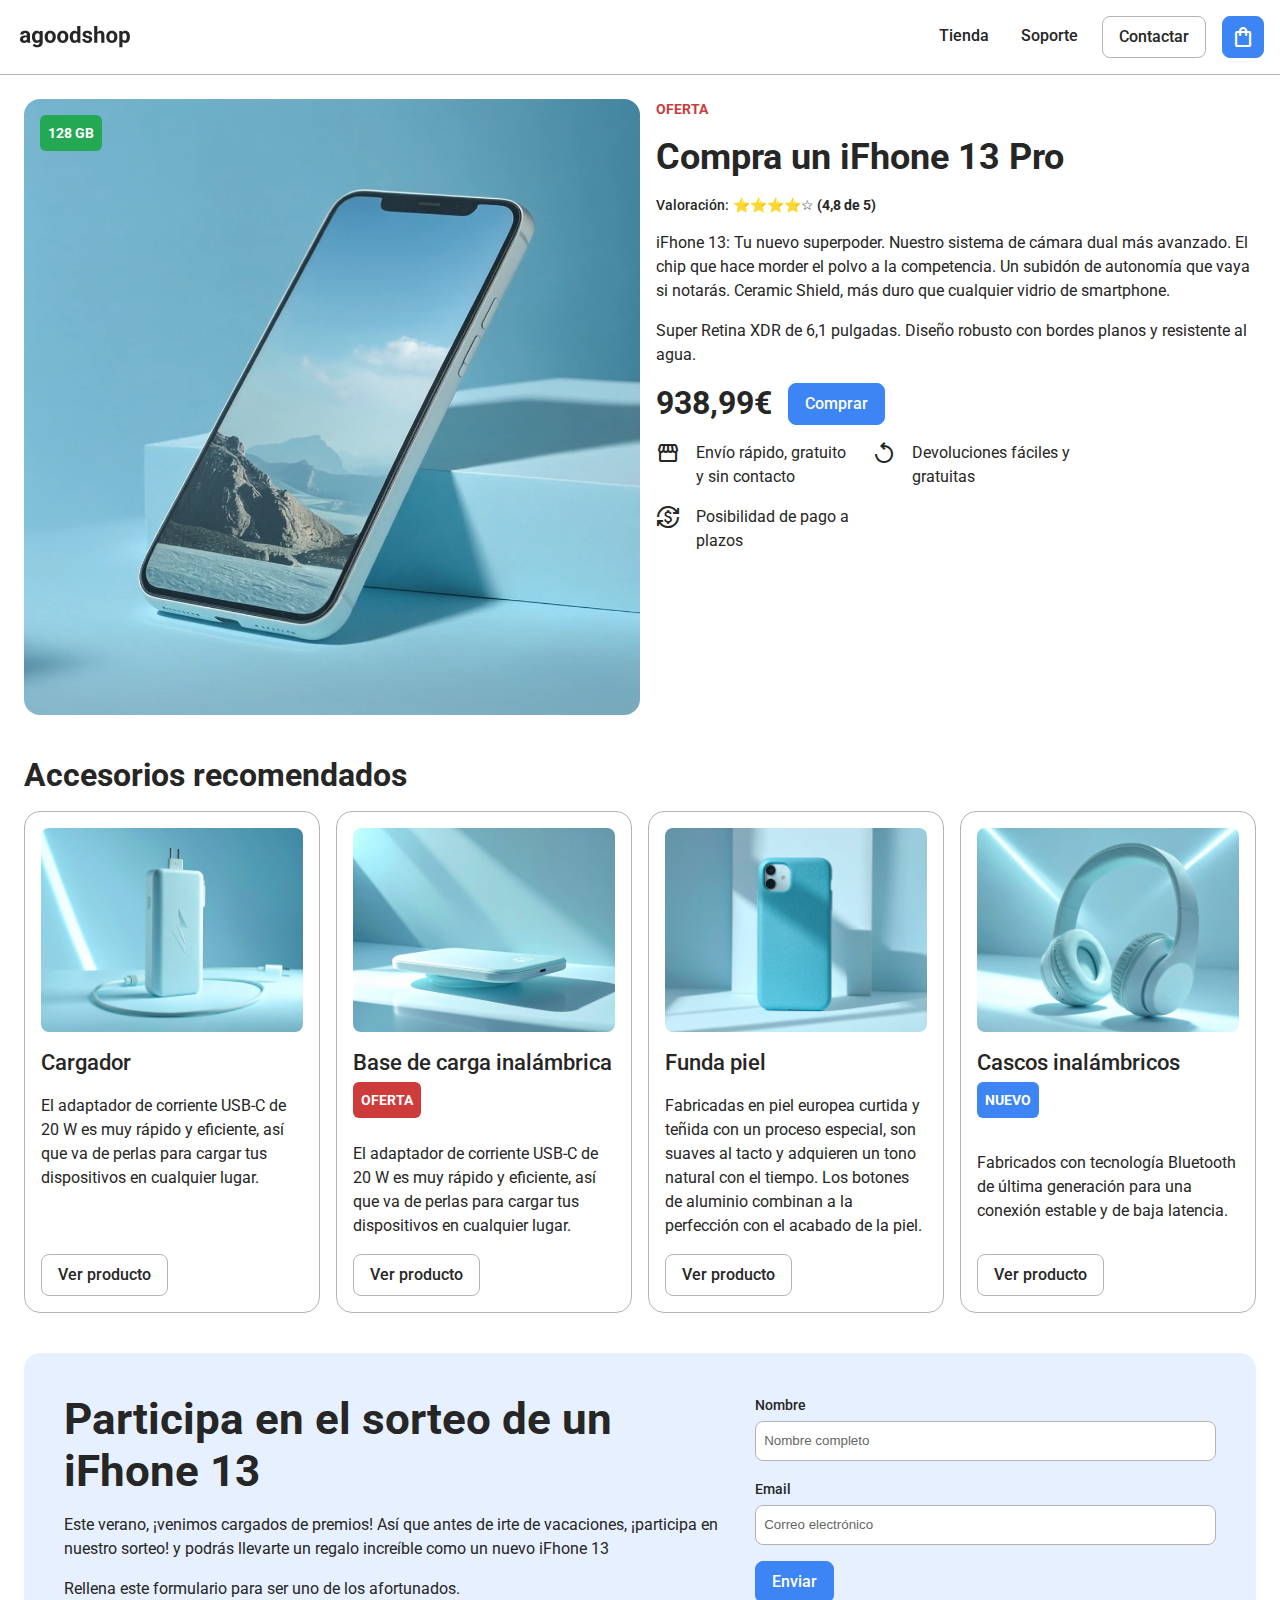
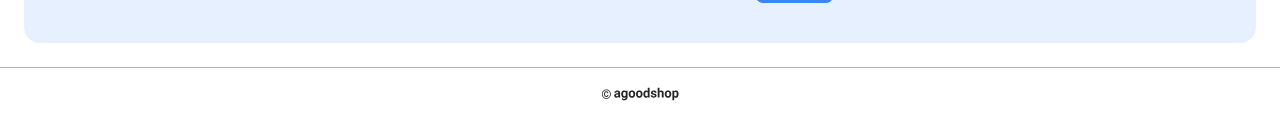
<file: index.html>
<!DOCTYPE html>
<html lang="es">
<head>
    <meta charset="UTF-8">
    <meta name="viewport" content="width=device-width, initial-scale=1.0">
    <title>Agoodshop</title>
    <meta name="author" content="Ksenia Konnova">
    <meta name="description" content="Descubre los mejores dispositivos móviles, smartphones y accesorios al mejor precio.">
    <link rel="preconnect" href="https://fonts.googleapis.com">
    <link rel="preconnect" href="https://fonts.gstatic.com" crossorigin>
    <link href="https://fonts.googleapis.com/css2?family=Roboto:ital,wght@0,100..900;1,100..900&display=swap" rel="stylesheet">
    <link rel="stylesheet" href="css/global.css">
    <link rel="stylesheet" href="css/styles.css">
    <link rel="stylesheet" href="https://fonts.googleapis.com/css2?family=Material+Symbols+Outlined" />
</head>
<body>
    <header class="header">
        <div class="flex-container flex-row align-center auto wrap">
            <a href="index.html">
                <img src="media/logo.svg" alt="Logo Agoodshop">
            </a>
            <nav class="nav">
                <ul>
                    <li><a href="index.html" class="link">Tienda</a></li>
                    <li><a href="index.html" class="link">Soporte</a></li>
                    <li><a href="mailto:kseniakonnova.ux@gmail.com" class="link button button secondary">Contactar</a></li>
                    <li><a href="cart.html" class="link button button primary icon-only material-symbols-outlined" title="Carrito" aria-label="Carrito">shopping_bag</a></li>
                </ul>
                </nav>
            <nav class="nav mobile">
                <ul>
                    <li><a href="index.html" class="link material-symbols-outlined" title="Tienda" aria-label="Tienda">home</a></li>
                    <li><a href="index.html" class="link material-symbols-outlined" title="Soporte" aria-label="Soporte">help</a></li>
                    <li><a href="mailto:kseniakonnova.ux@gmail.com" class="link button button secondary material-symbols-outlined" title="Contactar" aria-label="Contactar">mail</a></li>
                    <li><a href="cart.html" class="link button button primary icon-only material-symbols-outlined" title="Carrito" aria-label="Carrito">shopping_bag</a></li>
                </ul>
            </nav>
        </div>
    </header>
    <main id="main">
        <section class="section">
            <article class="flex-container flex-row wrap">
                <div class="relative">
                    <figure class="product-media">
                        <video class="video" src="media/iphone_13.mp4" aria-label="iFhone 13 Pro" autoplay muted loop controls></video>
                    </figure>
                    <strong class="badge badge success filled absolute" aria-label="Memória RAM">128 GB</strong>    
                </div>
                <div class="flex-container flex-column left">
                    <strong class="badge badge error clear" aria-label="Artículo en oferta">OFERTA</strong>
                    <h1>Compra un iFhone 13 Pro</h1>
                    <div class="flex-container flex-row stacked">
                        <span class="label">Valoración:</span>
                        <span class="label">⭐⭐⭐⭐☆ <strong>(4,8 de 5)</strong></span>
                    </div>
                    <p>iFhone 13: Tu nuevo superpoder. Nuestro sistema de cámara dual más avanzado. El chip que hace morder el polvo a la competencia. Un subidón de autonomía que vaya si notarás. Ceramic Shield, más duro que cualquier vidrio de smartphone.</p> 
                    <p>Super Retina XDR de 6,1 pulgadas. Diseño robusto con bordes planos y resistente al agua.</p>
                    <div class="flex-container flex-row left">
                        <span class="display-small">938,99€</span>
                        <button class="button button primary">Comprar</button>
                    </div>
                    <div class="flex-container flex-row wrap left">
                        <div class="flex-container flex-row top max-width-200">
                            <span class="material-symbols-outlined">storefront</span>
                            <p>Envío rápido, gratuito y sin contacto</p>
                        </div>
                        <div class="flex-container flex-row top max-width-200">
                            <span class="material-symbols-outlined">replay</span>
                            <p>Devoluciones fáciles y gratuitas</p>
                        </div>
                        <div class="flex-container flex-row top max-width-200">
                            <span class="material-symbols-outlined">currency_exchange</span>
                            <p>Posibilidad de pago a plazos</p>
                        </div>
                    </div>
                </div>
            </article>
        </section>
        <section class="section">
            <div class="flex-container flex-column left">
                <h2>Accesorios recomendados</h2>
                <div class="card-wrapper">
                    <article class="card flex-column">
                        <figure class="product-media">
                            <img src="media/charger.jpg" alt="Cargador">
                        </figure>
                            <header>
                                <h3>Cargador</h3>
                            </header>
                            <div class="card-body flex-column">
                                <p>El adaptador de corriente USB-C de 20 W es muy rápido y eficiente, así que va de perlas para cargar tus dispositivos en cualquier lugar.</p>
                            </div>
                            <footer>
                                <button class="button button secondary">Ver producto</button>
                            </footer>
                    </article>
                    <article class="card flex-column">
                        <figure class="product-media">
                            <img src="media/charger_base.jpg" alt="Base de carga">
                        </figure>
                        <header class="flex-container flex-column stacked">
                            <h3>Base de carga inalámbrica</h3>
                            <strong class="badge badge error filled" aria-label="Artículo en oferta">OFERTA</strong>
                        </header>
                        <div class="card-body flex-column">
                            <p>El adaptador de corriente USB-C de 20 W es muy rápido y eficiente, así que va de perlas para cargar tus
                                dispositivos en cualquier lugar.</p>
                        </div>
                        <footer>
                            <button class="button button secondary">Ver producto</button>
                        </footer>
                    </article>
                    <article class="card flex-column">
                        <figure class="product-media">
                            <img src="media/case.jpg" alt="Funda de piel">
                        </figure>
                        <header class="flex-container flex-column stacked">
                            <h3>Funda piel</h3>
                        </header>
                        <div class="card-body flex-column">
                            <p>Fabricadas en piel europea curtida y teñida con un proceso especial, son suaves al tacto y adquieren un tono natural con
                            el tiempo. Los botones de aluminio combinan a la perfección con el acabado de la piel.</p>
                        </div>
                        <footer>
                            <button class="button button secondary">Ver producto</button>
                        </footer>
                    </article>
                    <article class="card flex-column">
                        <figure class="product-media">
                            <img src="media/headphones.jpg" alt="Cascos inalámbricos">
                        </figure>
                        <header class="flex-container flex-column stacked">
                            <h3>Cascos inalámbricos</h3>
                            <strong class="badge badge primary filled" aria-label="Artículo en oferta">NUEVO</strong>
                        </header>
                        <div class="card-body flex-column">
                            <p>Fabricados con tecnología Bluetooth de última generación para una conexión estable y de baja latencia.</p>
                        </div>
                        <footer>
                            <button class="button button secondary">Ver producto</button>
                        </footer>
                    </article>
                </div>
            </div>
        </section>
        <section class="section highlight">
            <div class="flex-container flex-row wrap">
                <div class="flex-container flex-column">
                    <h2 class="display-large">Participa en el sorteo de un iFhone 13</h2>
                    <p>Este verano, ¡venimos cargados de premios! Así que antes de irte de vacaciones, ¡participa en nuestro sorteo! y podrás
                    llevarte un regalo increíble como un nuevo iFhone 13</p>
                    
                    <p>Rellena este formulario para ser uno de los afortunados.</p>
                </div>
                <form class="form" action="" method="post">
                    <div class="input-wrapper">
                        <label for="name">Nombre</label>
                        <input type="text" id="name" name="name" class="input" required placeholder="Nombre completo">
                    </div>
                    <div class="input-wrapper">
                        <label for="email">Email</label>
                        <input type="email" id="email" name="email" class="input" required placeholder="Correo electrónico">
                    </div>
                    <button class="button button primary">Enviar</button>
                </form>
            </div>
        </section>
    </main>
    <footer class="footer">
        <div class="flex-container flex-row justify-center">
            <img src="media/copyright_logo.svg" alt="Logo Agoodshop">
        </div>
    </footer>
</body>
</html>
</file>
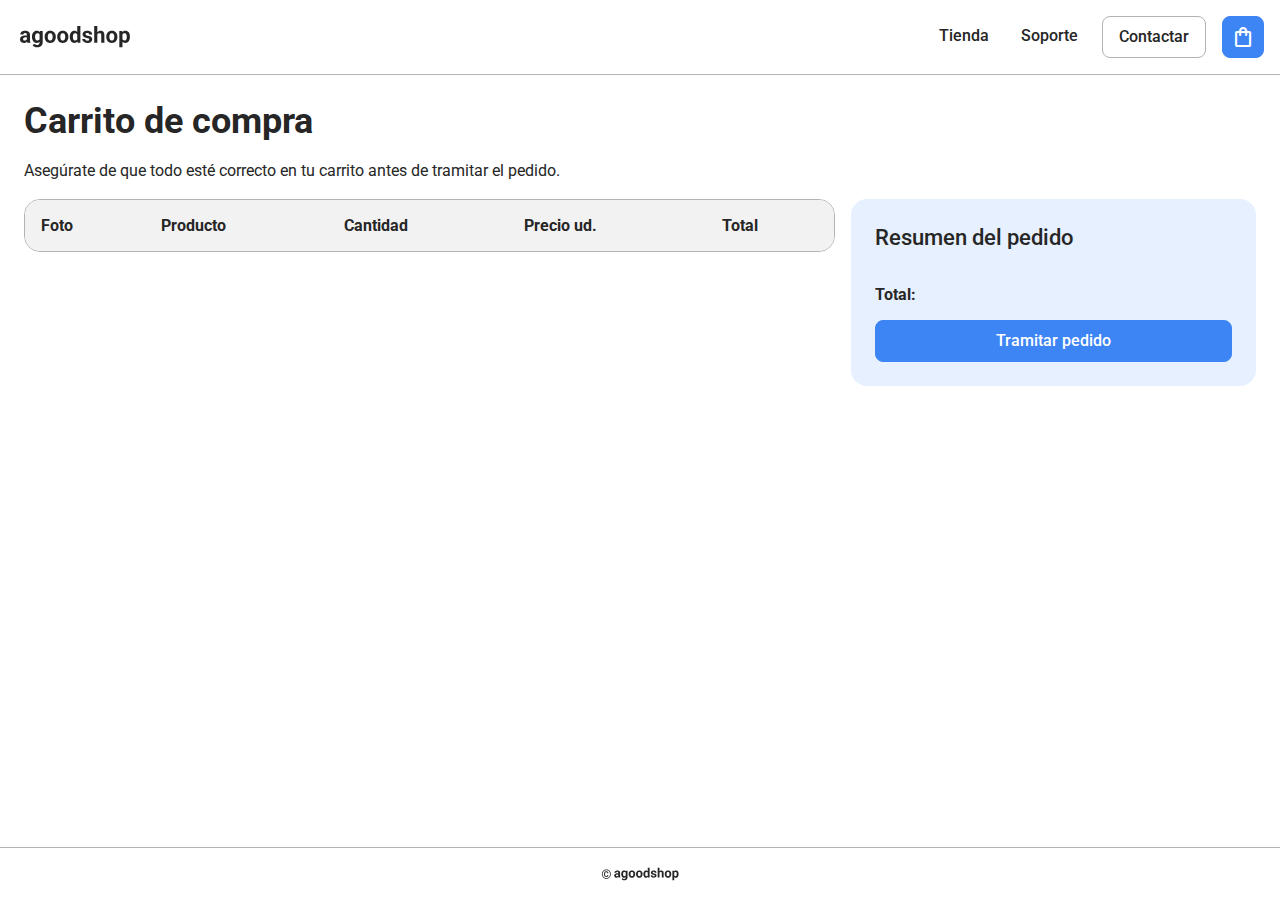
<file: cart.html>
<!DOCTYPE html>
<html lang="es">
<head>
    <meta charset="UTF-8">
    <meta name="viewport" content="width=device-width, initial-scale=1.0">
    <title>Agoodshop | Carrito de compra</title>
    <meta name="author" content="Ksenia Konnova">
    <meta name="description" content="Descubre los mejores dispositivos móviles, smartphones y accesorios al mejor precio.">
    <link rel="preconnect" href="https://fonts.googleapis.com">
    <link rel="preconnect" href="https://fonts.gstatic.com" crossorigin>
    <link href="https://fonts.googleapis.com/css2?family=Roboto:ital,wght@0,100..900;1,100..900&display=swap" rel="stylesheet">
    <link rel="stylesheet" href="css/global.css">
    <link rel="stylesheet" href="css/styles.css">
    <link rel="stylesheet" href="https://fonts.googleapis.com/css2?family=Material+Symbols+Outlined" />
</head>
<body>
    <header class="header">
        <div class="flex-container flex-row align-center auto wrap">
            <a href="index.html">
                <img src="media/logo.svg" alt="Logo Agoodshop">
            </a>
            <nav class="nav">
                <ul>
                    <li><a href="index.html" class="link">Tienda</a></li>
                    <li><a href="index.html" class="link">Soporte</a></li>
                    <li><a href="mailto:kseniakonnova.ux@gmail.com" class="link button button secondary">Contactar</a>
                    </li>
                    <li><a href="cart.html" class="link button button primary icon-only material-symbols-outlined"
                            title="Carrito" aria-label="Carrito">shopping_bag</a></li>
                </ul>
            </nav>
            <nav class="nav mobile">
                <ul>
                    <li><a href="index.html" class="link material-symbols-outlined" title="Tienda"
                            aria-label="Tienda">home</a></li>
                    <li><a href="index.html" class="link material-symbols-outlined" title="Soporte"
                            aria-label="Soporte">help</a></li>
                    <li><a href="mailto:kseniakonnova.ux@gmail.com"
                            class="link button button secondary material-symbols-outlined" title="Contactar"
                            aria-label="Contactar">mail</a></li>
                    <li><a href="cart.html" class="link button button primary icon-only material-symbols-outlined"
                            title="Carrito" aria-label="Carrito">shopping_bag</a></li>
                </ul>
            </nav>
        </div>
    </header>
    <main id="main">
        <section class="section">
            <div class="flex-container flex-column left">
                <h1>Carrito de compra</h1>
                <p>Asegúrate de que todo esté correcto en tu carrito antes de tramitar el pedido.</p>
                <div class="grid-container">
                    <div class="table-wrapper">
                        <table>
                            <thead>
                                <tr>
                                    <th>Foto</th>
                                    <th>Producto</th>
                                    <th>Cantidad</th>
                                    <th>Precio ud.</th>
                                    <th>Total</th>
                                </tr>
                            </thead>
                            <tbody id="tableProducts">
                            </tbody>
                        </table>
                    </div>
                    <div class="flex-container flex-column highlight">
                        <h3>Resumen del pedido</h3>
                        <div id="summaryProducts" class="flex-container flex-column">
                    </div>
                        <div class="flex-container flex-row auto align-center">
                            <span><strong>Total:</strong></span>
                            <span id="totalAmount" class="emphasized"></span>
                        </div>
                        <button class="button button primary">Tramitar pedido</button>
                    </div>
                </div>
            </div>
        </section>
    </main>
    <footer class="footer">
        <div class="flex-container flex-row justify-center">
            <img src="media/copyright_logo.svg" alt="Logo Agoodshop">
        </div>
    </footer>
    <script type="module" src="js/app.js">
    </script>
</body>

</html>
</file>
<file: css/global.css>
:root {

/*======Color======*/
    
/*Background*/

    /*Primary*/
    --bg-primary: hsla(217, 90%, 60%, 1);
    --bg-primary-hover : hsla(217, 85%, 50%, 1);
    --bg-primary-active: hsla(217, 80%, 40%, 1);
    --bg-primary-container: hsla(217, 90%, 95%, 1);
    
    /*Error*/
    --bg-error: hsla(0, 60%, 52%, 1);
    --bg-error-hover: hsla(0, 60%, 42%, 1);
    --bg-error-active: hsla(0, 60%, 32%, 1);
    --bg-error-container: hsla(0, 60%, 94%, 1);

    /*Success*/
    --bg-success: hsla(142, 65%, 40%, 1);
    --bg-success-hover: hsla(145, 65%, 30%, 1);
    --bg-success-active: hsla(145, 65%, 20%, 1);
    --bg-success-container: hsla(142, 65%, 93%, 1);

    /*Surface*/
    --bg-surface: hsla(0, 0%, 100%, 1);
    --bg-surface-variant: hsla(240, 5%, 95%, 1);

/*Text*/

    /*Primary*/
    --text-primary: hsla(217, 90%, 60%, 1);
    --text-on-primary: hsla(0, 0%, 100%, 1);
    --text-on-primary-container: hsla(217, 90%, 15%, 1);

    /*Error*/
    --text-error: hsla(0, 60%, 52%, 1);
    --text-on-error: hsla(0, 0%, 100%, 1);
    --text-on-error-container: hsla(0, 60%, 15%, 1);

    /*Success*/
    --text-success: hsla(142, 65%, 40%, 1);
    --text-on-success: hsla(0, 0%, 100%, 1);    
    --text-on-success-container: hsla(142, 65%, 15%, 1);

    /*Surface*/
    --text-on-surface: hsla(0, 0%, 15%, 1);
    --text-on-surface-variant: hsla(0, 0%, 40%, 1);

    /*Outline*/
    --outline: hsla(0, 0%, 70%, 1);
    --outline-primary: hsla(217, 90%, 60%, 1);
    --outline-primary-hover: hsla(217, 85%, 50%, 1);
    --outline-primary-active: hsla(217, 80%, 40%, 1);
    --outline-primary-container: hsla(217, 90%, 95%, 1);

/*======Sizing======*/

    /*Border radius*/
    --border-radius-extra-small: 6px;
    --border-radius-small: 8px;
    --border-radius-medium: 12px;
    --border-radius-large: 16px;
    --border-radius-full: 1000px;

    /*Border size*/
    --border-size-small: 1px;
    --border-size-medium: 2px;

    /*Icon size*/
    --icon-size-small: 20px;

/*======Spacing======*/

    /*Padding*/
    --padding-none: 0px;
    --padding-extra-small: 4px;
    --padding-small: 8px;
    --padding-medium: 16px;
    --padding-large: 24px;
    --padding-extra-large: 40px;

    /*Margin*/
    --margin-none: 0px;
    --margin-extra-small: 4px;
    --margin-small: 8px;
    --margin-medium: 16px;
    --margin-large: 24px;
    
    /*Gap*/
    --gap-extra-small: 4px;
    --gap-small: 8px;
    --gap-medium: 16px;
    --gap-large: 24px;
    --gap-extra-large: 40px;

/*======Typography======*/

    /*Font family*/
    --font-family-base: 'Roboto', sans-serif;

    /*Font size*/
    --font-size-extra-small: 0.875rem;
    --font-size-small: 1rem;
    --font-size-medium: 1.375rem;
    --font-size-large: 2rem;
    --font-size-extra-large: 2.25rem;
    --font-size-2-extra-large: 2.75rem;

    /*Font weight*/
    --font-weight-regular: 400;
    --font-weight-medium: 500;
    --font-weight-bold: 700;

    /*Line height*/
    --line-height-extra-small: 1.25rem;
    --line-height-small: 1.5rem;
    --line-height-medium: 1.875rem;
    --line-height-large: 2.5rem;
    --line-height-extra-large: 2.75rem;
    --line-height-2-extra-large: 3.25rem;

/*======Shadow======*/
    --shadow-small: 0 1px 4px 0px rgba(25, 25, 25, 0.15);
    --shadow-medium: 0 1px 6px 1px rgba(25, 25, 25, 0.15);
}
</file>
<file: css/styles.css>
/*======Global======*/

* {
    box-sizing: border-box;
}

body {
    display: grid;
        grid-template-areas:
            "header"
            "main"
            "footer"
        ;
    grid-template-rows: auto 1fr auto;
    justify-items: center;
    align-items: start;
    margin: var(--margin-none);
    font-family: var(--font-family-base);
    background-color: var(--bg-surface);
    color: var(--text-on-surface);
    height: 100%;
    min-height: 100vh;
}

/*======Typography======*/

h1, h2, h3, p, .label {
    margin: var(--margin-none);
}

.display-large {
    font-size: var(--font-size-2-extra-large);
    font-weight: var(--font-weight-bold);
    line-height: var(--line-height-2-extra-large);
}
.display-small {
    font-size: var(--font-size-large);
    font-weight: var(--font-weight-bold);
    line-height: var(--line-height-large);
}

h1 {
    font-size: var(--font-size-extra-large);
    font-weight: var(--font-weight-bold);
    line-height: var(--line-height-extra-large);
}

h2 {
    font-size: var(--font-size-large);
    font-weight: var(--font-weight-bold);
    line-height: var(--line-height-large);
}

h3 {
    font-size: var(--font-size-medium);
    font-weight: var(--font-weight-medium);
    line-height: var(--line-height-medium);
}

p {
    font-size: var(--font-size-small);
    font-weight: var(--font-weight-regular);
    line-height: var(--line-height-small);
}

.label {
    font-size: var(--font-size-extra-small);
    font-weight: var(--font-weight-medium);
    line-height: var(--line-height-extra-small);
}

/*======Utilities======*/

.flex-container {
    display: flex;
    gap: var(--gap-medium);
    width: 100%;
    max-width: 1320px;
}

.flex-row {
    flex-direction: row;
}

.flex-column {
    flex-direction: column;
    justify-content: start;
}

.wrap {
    flex-wrap: wrap;
}

.left {
    justify-content: flex-start;
}

.align-center {
    align-items: center;
}

.justify-center {
    justify-content: center;
}

.top {
    align-items: flex-start;
}

.auto {
    justify-content: space-between;
}

.stacked {
    gap: var(--gap-extra-small);
}

.relative {
    position: relative;
}

.absolute {
    position: absolute;
    top: 16px;
    left: 16px;
}

.max-width-200 {
    width: auto;
    max-width: 200px;
}

.grid-container {
    display: grid;
    grid-template-columns: 1fr;
    gap: var(--gap-medium);
    align-items: start;
}

.card-wrapper {
    display: grid;
    grid-template-columns: repeat(1, 1fr);
    gap: var(--gap-medium);
}

.table-wrapper {
    width: 100%;
    overflow-x: auto;
    -webkit-overflow-scrolling: touch;
}

/*======Layout======*/

.header {
    grid-area: header;
    display: flex;
    justify-content: center;
    padding: var(--padding-medium);
    width: 100%;
    min-height: 74px;
    border-bottom: var(--border-size-small) solid var(--outline);
}

#main {
    grid-area: main;
    display: flex;
    flex-direction: column;
    justify-content: center;
    padding: var(--padding-medium) var(--padding-medium) var(--padding-medium) var(--padding-medium);
    gap: var(--gap-extra-large);
    width: 100%;
    max-width: 1320px;
}

.section {
    grid-area: section;
    display: flex;
    gap: var(--gap-medium);
    width: 100%;
}

.highlight {
    padding: var(--padding-large);
    background-color: var(--bg-primary-container);
    border-radius: var(--border-radius-large);
}

.footer {
    grid-area: footer;
    display: flex;
    justify-content: center;
    width: 100%;
    padding: var(--padding-medium);
    background-color: var(--bg-surface);
    border-top: var(--border-size-small) solid var(--outline);
}

/*======Navigation======*/

.nav {
    display: none;
    flex-direction: row;
    justify-content: flex-end;
    align-items: center;
}

.nav.mobile {
    display: flex;
}

nav ul {
    display: flex;
    flex-direction: row;
    list-style: none;
    margin: var(--margin-none);
    padding: var(--padding-none);
    gap: var(--gap-medium);
}

.nav.mobile ul {
    display: flex;
    flex-direction: row;
    list-style: none;
    margin: var(--margin-none);
    padding: var(--padding-none);
    gap: var(--gap-small);
}

a {
    display: inline-flex;
    align-items: center;
}

.link {
    display: inline-flex;
    padding: var(--padding-small);
    border-radius: var(--border-radius-small);
    text-decoration: none;
    cursor: pointer;
    color: var(--text-on-surface);
    font-family: var(--font-family-base);
    font-size: var(--font-size-small);
    font-weight: var(--font-weight-medium);
    line-height: var(--line-height-small);
}

.link:hover {
    color: var(--text-primary);
}

.link:active {
    color: var(--text-primary);
    text-decoration: overline;
}

.link.disabled {
    opacity: 60%;
    cursor: not-allowed;
    pointer-events: none;
}

/*======Media======*/

header img {
    width: 118px;
    cursor: pointer;
}

footer img {
    width: 82px;
}

.product-media {
    display: flex;
    flex-direction: column;
    margin: var(--margin-none);
    gap: var(--gap-small);
    height: auto;
    width: auto;
}

.mini {
    height: 56px;
    width: 56px;
    border-radius: var(--border-radius-small);
    overflow: hidden;
}

.video {
    height: auto;
    width: 100%;
    border-radius: var(--border-radius-large);
    cursor: pointer;
}

/*======Input======*/

.input-wrapper {
    display: flex;
    flex-direction: column;
    width: 100%;
    gap: var(--gap-extra-small);
}

.input-wrapper label {
    color: var(--color-on-surface-dark);
    font-family: var(--font-family-base);
    font-size: var(--font-size-extra-small);
    font-weight: var(--font-weight-medium);
    line-height: var(--line-height-small);
}

input {
    width: 100%;
    min-height: 40px;
    min-width: 60px;
    padding: var(--padding-small);
    border-radius: var(--border-radius-small);
    border: solid var(--border-size-small) var(--outline);
    color: var(--text-on-surface);
}

input:hover {
    background-color: var(--bg-surface-variant);
}

input:focus {
    outline: none;
    border: solid var(--border-size-medium) var(--outline-primary);
} 

input:disabled {
    opacity: 60%;
    cursor: not-allowed;
}

input::placeholder {
    color: var(--text-on-surface-variant);
}

input[type="number"]::-webkit-inner-spin-button,
input[type="number"]::-webkit-outer-spin-button {
    -webkit-appearance: none;
    margin: 0;
}

input[type="number"] {
    appearance: textfield;
    -moz-appearance: textfield;
}

td input {
    max-width: 80px;
}

/*======Form======*/

.form {
    display: flex;
    flex-direction: column;
    justify-content: flex-start;
    align-items: flex-start;
    width: 100%;
    gap: var(--gap-medium);
}

/*======Button======*/

.button {
    display: flex;
    flex-direction: row;
    justify-content: center;
    align-items: center;
    min-height: 40px;
    cursor: pointer;
    padding: var(--padding-small) var(--padding-medium) var(--padding-small) var(--padding-medium);
    border-radius: var(--border-radius-small);
    border: solid var(--border-size-small);
    gap: var(--gap-small);
    font-family: var(--font-family-base);
    font-size: var(--font-size-small);
    font-weight: var(--font-weight-medium);
    line-height: var(--line-height-small);
}

.button:disabled {
opacity: 60%;
cursor: not-allowed;
}

.nav.mobile .button{
    padding: var(--padding-small)
}

.icon-only {
    padding: var(--padding-small)
}

/*Primary*/

.button.primary {
    background: var(--bg-primary);
    border-color: var(--outline-primary);
    color: var(--text-on-primary);
}

.button.primary:hover {
    background: var(--bg-primary-hover);
    border-color: var(--outline-primary-hover);
}

.button.primary:active {
    background: var(--bg-primary-active);
    border-color: var(--outline-primary-active);
}

/*Secondary*/

.button.secondary {
    background: var(--bg-surface);
    border-color: var(--outline);
    color: var(--text-on-surface);
}

.button.secondary:hover {
    background: var(--bg-surface-variant);
}

.button.secondary:active {
    background: var(--bg-primary-container);
    border-color: var(--outline-primary-container);
    color: var(--text-on-primary-container);
}

/*======Badge======*/

.badge {
    display: inline-flex;
    flex-direction: row;
    align-items: center;
    padding: var(--padding-small);
    border-radius: var(--border-radius-extra-small);
    font-family: var(--font-family-base);
    font-size: var(--font-size-extra-small);
    font-weight: var(--font-weight-bold);
    line-height: var(--line-height-extra-small);
}

.badge.error.clear {
    color: var(--text-error);
    padding: var(--padding-none);
}

.badge.error.filled {
    background-color: var(--bg-error);
    color: var(--text-on-error);
} 

.badge.success.clear {
    color: var(--text-success);
    padding: var(--padding-none);
}

.badge.success.filled {
    background-color: var(--bg-success);
    color: var(--text-on-success);
}

.badge.primary.clear {
    color: var(--text-primary);
    padding: var(--padding-none);
}

.badge.primary.filled {
    background-color: var(--bg-primary);
    color: var(--text-on-primary);
}

/*======Card======*/

.card {
    display: flex;
    padding: var(--padding-medium);
    gap: var(--gap-medium);
    background-color: var(--bg-surface);
    border-radius: var(--border-radius-large);
    border: solid var(--border-size-small) var(--outline);
    cursor: pointer;
}

.card:hover {
    box-shadow: var(--shadow-small);
}  

.card:active {
    background-color: var(--bg-primary-container);
    border: solid var(--border-size-small) var(--outline-primary);
    box-shadow: var(--shadow-medium);
}

.card.disabled {
    opacity: 60%;
    cursor: not-allowed;
    pointer-events: none;
        
}

.card img {
    border-radius: var(--border-radius-small);
    object-fit: cover;
    width: 100%;
    height: auto;
    max-height: 300px;
}

.card header .badge {
    width: fit-content;
}

.card.body {
    display: flex;
    width: 100%;
}

/*======Table======*/

table {
    border-collapse: separate;
    border-spacing: 0;
    border-radius: var(--border-radius-large);
    overflow: hidden;
    width: 100%;
    border: 1px solid var(--outline);
}

th {
    background-color: var(--bg-surface-variant);
    padding: var(--padding-medium);
    text-align: left;
    margin: 0px;
}

td {
    padding: var(--padding-medium);
    text-align: left;
    margin: 0px;
    gap: var(--gap-medium);
}

.placeholder {
    width: 100%;
    padding: var(--padding-medium);
}

.placeholder span {
    display: inline-flex;
    justify-content: center;
    align-items: center;
    background-color: var(--bg-primary-container);
    color: var(--bg-primary);
    width: 52px;
    height: 52px;
    border-radius: var(--border-radius-full);
}

/*======Boostrap Small (Tablet small vertical)======*/

@media (min-width: 576px) {

    .flex-column {
        flex: 1;
    }

    .nav {
        display: flex;
    }

    .nav.mobile {
        display: none;
    }

    .card-wrapper {
        grid-template-columns: repeat(2, 1fr);  
    }

    .card.body {
        flex: 1;
    }

}

/*======Boostrap Medium (Tablet vertical , mobile horizontal)======*/

@media (min-width: 768px) {

    .relative {
        max-width: 50%;
    }

    .form {
        max-width: 50%;
    }
}

/*======Boostrap Large (Tablet horizontal)======*/

@media (min-width: 992px) {
    
    .card-wrapper {
        grid-template-columns: repeat(4, 1fr);
    }

    .grid-container {
        grid-template-columns: 4fr 2fr;
    }
}

/*======Boostrap Xlarge (Laptop)======*/

@media (min-width: 1200px) {

    #main {
        padding: var(--padding-large) var(--padding-large) var(--padding-large) var(--padding-large);
    }
    
    .section.highlight {
        padding: var(--padding-extra-large); 
    }

    .form {
        max-width: 40%;
    }

    .grid-container {
        grid-template-columns: 4fr 2fr;
    }
}

/*======Boostrap XXlarge (Desktop)======*/

@media (min-width: 1400px) {

    #main {
        padding: var(--padding-extra-large) var(--padding-none) var(--padding-extra-large) var(--padding-none);
    }

    .relative {
        max-width: 40%;
    }

    .form {
        max-width: 30%;
    }

    .grid-container {
        grid-template-columns: 4fr 2fr;
    }
}
</file>
